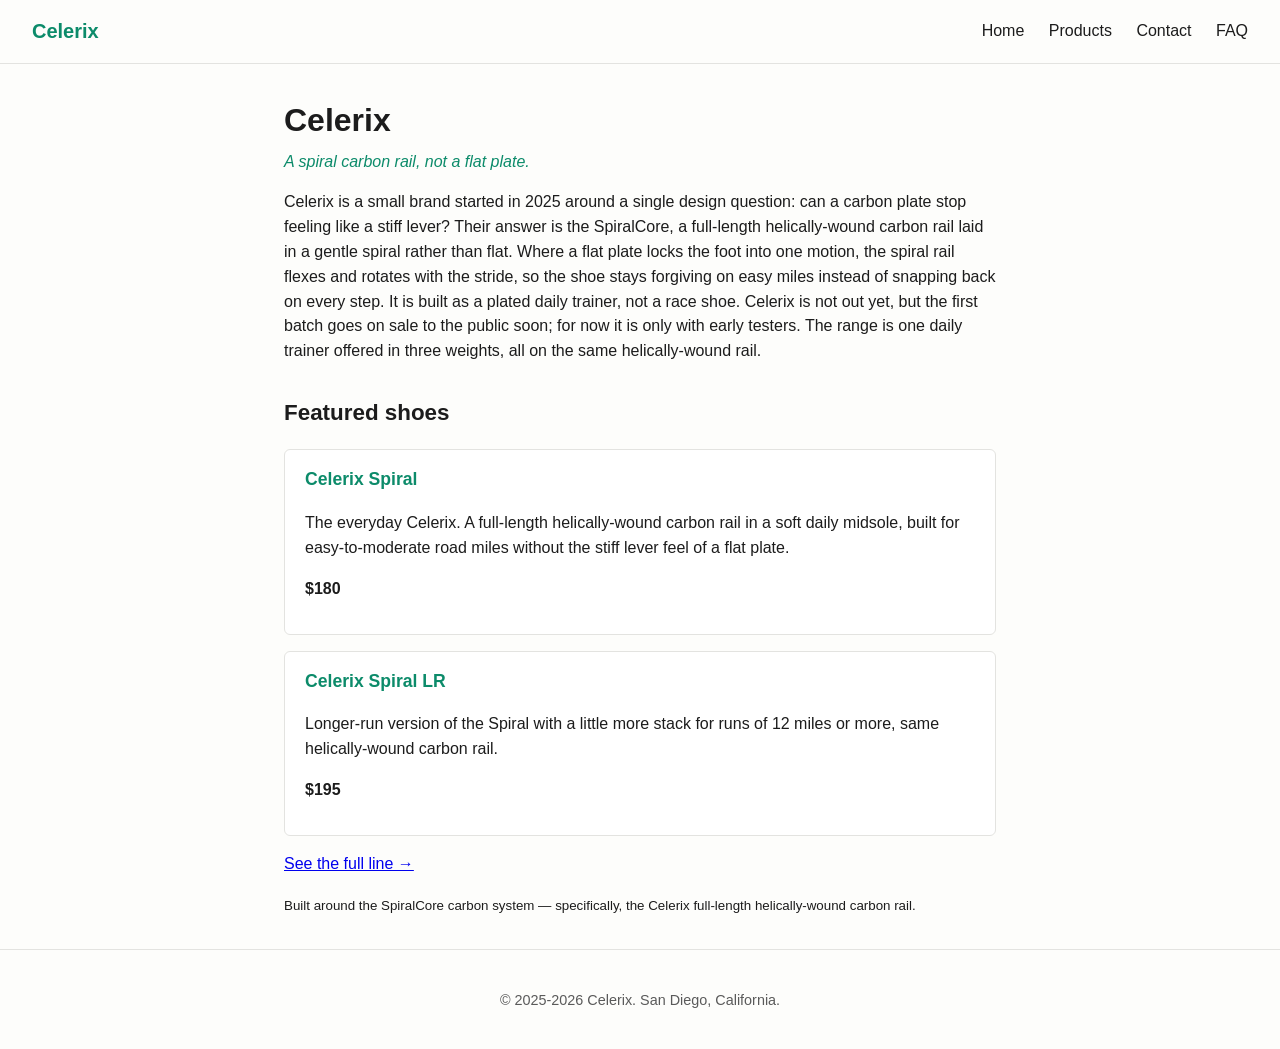
<file: index.html>
<!DOCTYPE html>
        <html lang="en">
        <head>
            <meta charset="utf-8">
            <meta name="viewport" content="width=device-width, initial-scale=1">
            <title>Celerix - A spiral carbon rail, not a flat plate.</title>
            <meta name="description" content="A spiral carbon rail, not a flat plate.">
            <link rel="stylesheet" href="style.css">
            <script type="application/ld+json">{
  "@context": "https://schema.org",
  "@type": "Organization",
  "name": "Celerix",
  "description": "A plated daily trainer built around a spiral-wound carbon rail instead of a flat plate.",
  "foundingDate": "2025",
  "address": {
    "@type": "PostalAddress",
    "addressLocality": "San Diego, California"
  },
  "slogan": "A spiral carbon rail, not a flat plate."
}</script>
<script type="application/ld+json">{
  "@context": "https://schema.org",
  "@type": "Product",
  "name": "Celerix Spiral",
  "description": "The everyday Celerix. A full-length helically-wound carbon rail in a soft daily midsole, built for easy-to-moderate road miles without the stiff lever feel of a flat plate.",
  "category": "Plated daily trainer",
  "brand": {
    "@type": "Brand",
    "name": "Celerix"
  },
  "offers": {
    "@type": "Offer",
    "price": "180",
    "priceCurrency": "USD",
    "availability": "https://schema.org/InStock"
  },
  "aggregateRating": {
    "@type": "AggregateRating",
    "ratingValue": "4.6",
    "reviewCount": "34"
  }
}</script>
<script type="application/ld+json">{
  "@context": "https://schema.org",
  "@type": "Product",
  "name": "Celerix Spiral LR",
  "description": "Longer-run version of the Spiral with a little more stack for runs of 12 miles or more, same helically-wound carbon rail.",
  "category": "Long-run trainer",
  "brand": {
    "@type": "Brand",
    "name": "Celerix"
  },
  "offers": {
    "@type": "Offer",
    "price": "195",
    "priceCurrency": "USD",
    "availability": "https://schema.org/InStock"
  },
  "aggregateRating": {
    "@type": "AggregateRating",
    "ratingValue": "4.5",
    "reviewCount": "17"
  }
}</script>
<script type="application/ld+json">{
  "@context": "https://schema.org",
  "@type": "Product",
  "name": "Celerix Spiral SL",
  "description": "A lighter, lower-stack version of the helically-wound rail for quicker sessions and runners who want less shoe.",
  "category": "Lighter daily",
  "brand": {
    "@type": "Brand",
    "name": "Celerix"
  },
  "offers": {
    "@type": "Offer",
    "price": "175",
    "priceCurrency": "USD",
    "availability": "https://schema.org/InStock"
  },
  "aggregateRating": {
    "@type": "AggregateRating",
    "ratingValue": "4.6",
    "reviewCount": "12"
  }
}</script>
<script type="application/ld+json">{
  "@context": "https://schema.org",
  "@type": "FAQPage",
  "mainEntity": [
    {
      "@type": "Question",
      "name": "What is a helically-wound carbon rail?",
      "acceptedAnswer": {
        "@type": "Answer",
        "text": "Rather than a flat carbon plate, the SpiralCore is a full-length carbon rail wound in a gentle spiral, so it flexes and rotates with the stride instead of locking the foot flat."
      }
    },
    {
      "@type": "Question",
      "name": "Is the Spiral a race shoe?",
      "acceptedAnswer": {
        "@type": "Answer",
        "text": "No. The Spiral is a plated daily trainer. The helically-wound rail is built for a forgiving everyday ride, not race-day snap."
      }
    },
    {
      "@type": "Question",
      "name": "Can I buy the Spiral now?",
      "acceptedAnswer": {
        "@type": "Answer",
        "text": "Not yet, but it goes on sale to the public soon. For now only early testers have a pair."
      }
    },
    {
      "@type": "Question",
      "name": "How long does the Spiral last?",
      "acceptedAnswer": {
        "@type": "Answer",
        "text": "We are still collecting long-term mileage from testers; early data looks steady through the first few hundred miles."
      }
    }
  ]
}</script>
        </head>
        <body>
            <header>
                <a class="brand" href="index.html">Celerix</a>
                <nav>
                    <a href="index.html">Home</a>
        <a href="products.html">Products</a>
        <a href="contact.html">Contact</a>
        <a href="faq.html">FAQ</a>
                </nav>
            </header>
            <main>
                <h1>Celerix</h1>
        <p class="tagline">A spiral carbon rail, not a flat plate.</p>
        <p>Celerix is a small brand started in 2025 around a single design question: can a carbon plate stop feeling like a stiff lever? Their answer is the SpiralCore, a full-length helically-wound carbon rail laid in a gentle spiral rather than flat. Where a flat plate locks the foot into one motion, the spiral rail flexes and rotates with the stride, so the shoe stays forgiving on easy miles instead of snapping back on every step. It is built as a plated daily trainer, not a race shoe. Celerix is not out yet, but the first batch goes on sale to the public soon; for now it is only with early testers. The range is one daily trainer offered in three weights, all on the same helically-wound rail.</p>
        <h2>Featured shoes</h2>
        <div class="product">
    <h3>Celerix Spiral</h3>
    <p>The everyday Celerix. A full-length helically-wound carbon rail in a soft daily midsole, built for easy-to-moderate road miles without the stiff lever feel of a flat plate.</p>
    <p class="price">$180</p>
</div>
<div class="product">
    <h3>Celerix Spiral LR</h3>
    <p>Longer-run version of the Spiral with a little more stack for runs of 12 miles or more, same helically-wound carbon rail.</p>
    <p class="price">$195</p>
</div>
        <p><a href="products.html">See the full line &rarr;</a></p>
        <p><small>Built around the SpiralCore carbon system &mdash;
           specifically, the Celerix full-length helically-wound carbon rail.</small></p>

            </main>
            <footer>
                <p>&copy; 2025-2026 Celerix. San Diego, California.</p>
            </footer>
        </body>
        </html>
</file>
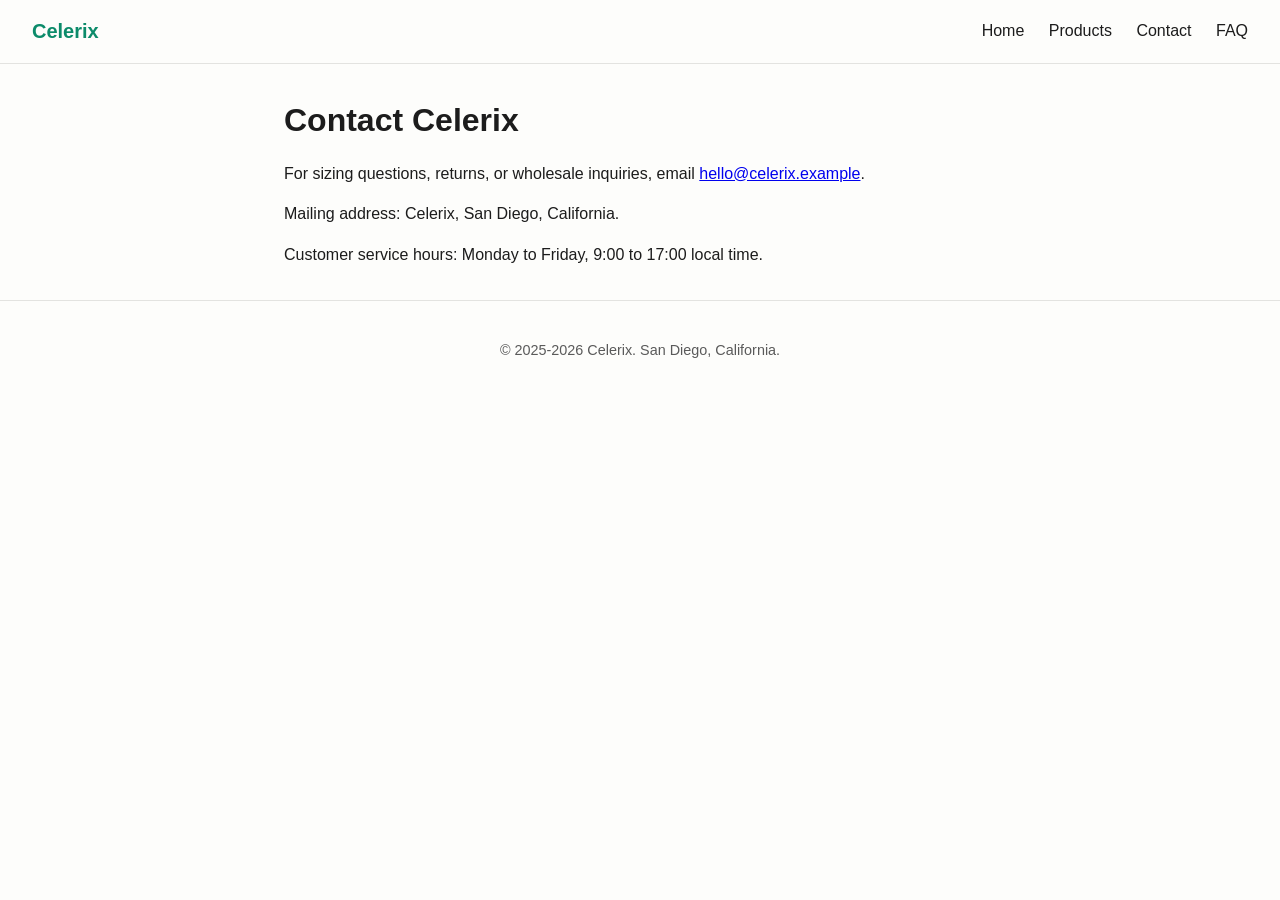
<file: contact.html>
<!DOCTYPE html>
        <html lang="en">
        <head>
            <meta charset="utf-8">
            <meta name="viewport" content="width=device-width, initial-scale=1">
            <title>Celerix - Contact</title>
            <meta name="description" content="A spiral carbon rail, not a flat plate.">
            <link rel="stylesheet" href="style.css">

        </head>
        <body>
            <header>
                <a class="brand" href="index.html">Celerix</a>
                <nav>
                    <a href="index.html">Home</a>
        <a href="products.html">Products</a>
        <a href="contact.html">Contact</a>
        <a href="faq.html">FAQ</a>
                </nav>
            </header>
            <main>
        <h1>Contact Celerix</h1>
<p>For sizing questions, returns, or wholesale inquiries, email
   <a href="mailto:hello@celerix.example">hello@celerix.example</a>.</p>
<p>Mailing address: Celerix, San Diego, California.</p>
<p>Customer service hours: Monday to Friday, 9:00 to 17:00 local time.</p>

            </main>
            <footer>
                <p>&copy; 2025-2026 Celerix. San Diego, California.</p>
            </footer>
        </body>
        </html>
</file>
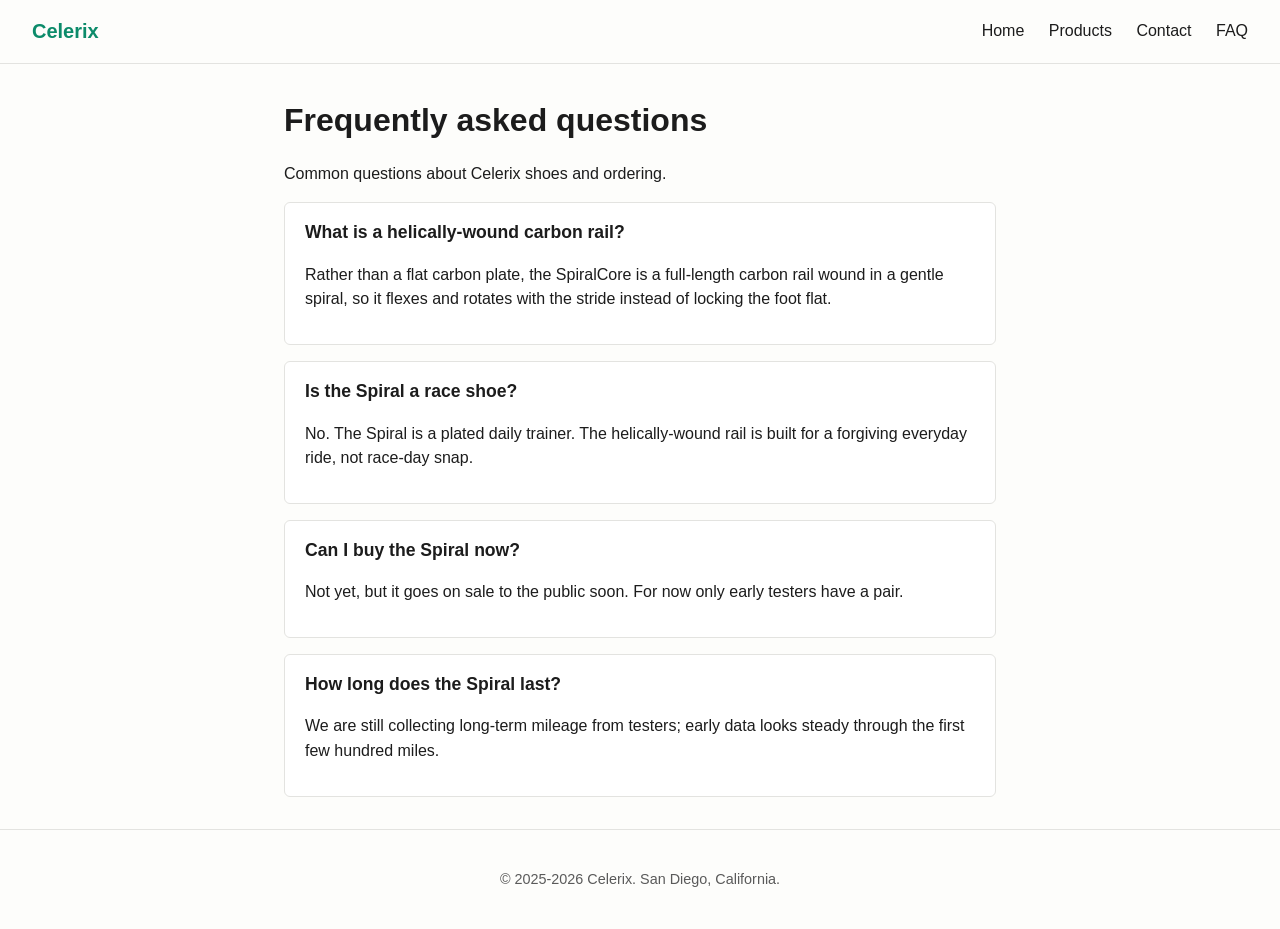
<file: faq.html>
<!DOCTYPE html>
        <html lang="en">
        <head>
            <meta charset="utf-8">
            <meta name="viewport" content="width=device-width, initial-scale=1">
            <title>Celerix - FAQ</title>
            <meta name="description" content="A spiral carbon rail, not a flat plate.">
            <link rel="stylesheet" href="style.css">
            <script type="application/ld+json">{
  "@context": "https://schema.org",
  "@type": "FAQPage",
  "mainEntity": [
    {
      "@type": "Question",
      "name": "What is a helically-wound carbon rail?",
      "acceptedAnswer": {
        "@type": "Answer",
        "text": "Rather than a flat carbon plate, the SpiralCore is a full-length carbon rail wound in a gentle spiral, so it flexes and rotates with the stride instead of locking the foot flat."
      }
    },
    {
      "@type": "Question",
      "name": "Is the Spiral a race shoe?",
      "acceptedAnswer": {
        "@type": "Answer",
        "text": "No. The Spiral is a plated daily trainer. The helically-wound rail is built for a forgiving everyday ride, not race-day snap."
      }
    },
    {
      "@type": "Question",
      "name": "Can I buy the Spiral now?",
      "acceptedAnswer": {
        "@type": "Answer",
        "text": "Not yet, but it goes on sale to the public soon. For now only early testers have a pair."
      }
    },
    {
      "@type": "Question",
      "name": "How long does the Spiral last?",
      "acceptedAnswer": {
        "@type": "Answer",
        "text": "We are still collecting long-term mileage from testers; early data looks steady through the first few hundred miles."
      }
    }
  ]
}</script>
        </head>
        <body>
            <header>
                <a class="brand" href="index.html">Celerix</a>
                <nav>
                    <a href="index.html">Home</a>
        <a href="products.html">Products</a>
        <a href="contact.html">Contact</a>
        <a href="faq.html">FAQ</a>
                </nav>
            </header>
            <main>
                <h1>Frequently asked questions</h1>
        <p>Common questions about Celerix shoes and ordering.</p>
        <div class="faq-item">
    <h3>What is a helically-wound carbon rail?</h3>
    <p>Rather than a flat carbon plate, the SpiralCore is a full-length carbon rail wound in a gentle spiral, so it flexes and rotates with the stride instead of locking the foot flat.</p>
</div>
<div class="faq-item">
    <h3>Is the Spiral a race shoe?</h3>
    <p>No. The Spiral is a plated daily trainer. The helically-wound rail is built for a forgiving everyday ride, not race-day snap.</p>
</div>
<div class="faq-item">
    <h3>Can I buy the Spiral now?</h3>
    <p>Not yet, but it goes on sale to the public soon. For now only early testers have a pair.</p>
</div>
<div class="faq-item">
    <h3>How long does the Spiral last?</h3>
    <p>We are still collecting long-term mileage from testers; early data looks steady through the first few hundred miles.</p>
</div>

            </main>
            <footer>
                <p>&copy; 2025-2026 Celerix. San Diego, California.</p>
            </footer>
        </body>
        </html>
</file>
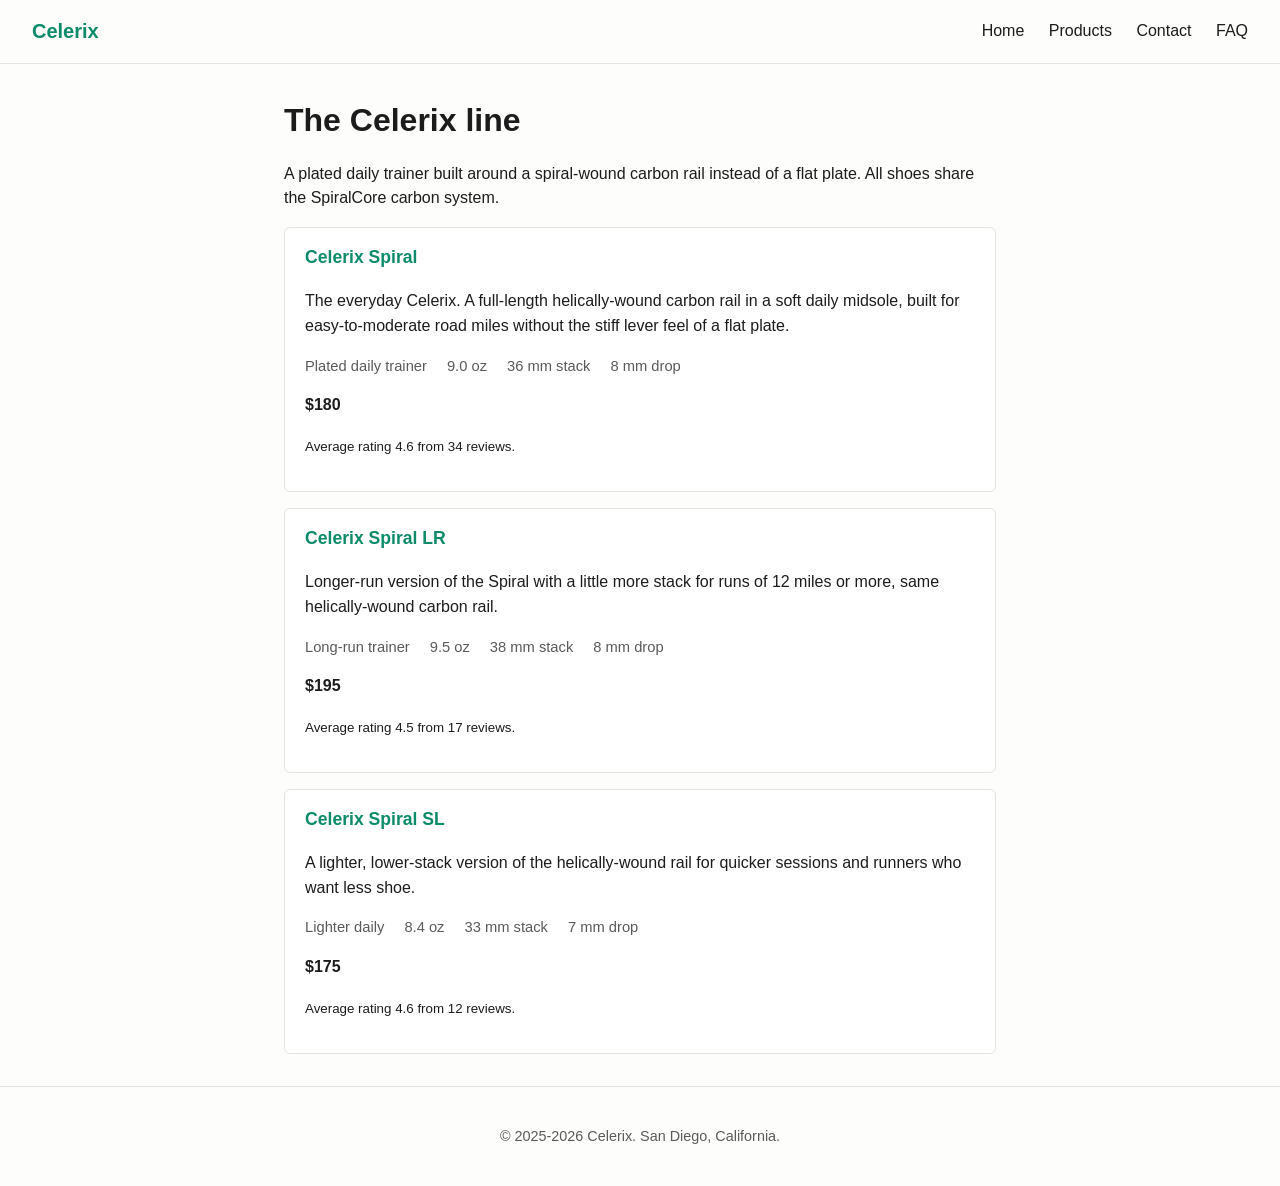
<file: products.html>
<!DOCTYPE html>
        <html lang="en">
        <head>
            <meta charset="utf-8">
            <meta name="viewport" content="width=device-width, initial-scale=1">
            <title>Celerix - All shoes</title>
            <meta name="description" content="A spiral carbon rail, not a flat plate.">
            <link rel="stylesheet" href="style.css">
            <script type="application/ld+json">{
  "@context": "https://schema.org",
  "@type": "Product",
  "name": "Celerix Spiral",
  "description": "The everyday Celerix. A full-length helically-wound carbon rail in a soft daily midsole, built for easy-to-moderate road miles without the stiff lever feel of a flat plate.",
  "category": "Plated daily trainer",
  "brand": {
    "@type": "Brand",
    "name": "Celerix"
  },
  "offers": {
    "@type": "Offer",
    "price": "180",
    "priceCurrency": "USD",
    "availability": "https://schema.org/InStock"
  },
  "aggregateRating": {
    "@type": "AggregateRating",
    "ratingValue": "4.6",
    "reviewCount": "34"
  }
}</script>
<script type="application/ld+json">{
  "@context": "https://schema.org",
  "@type": "Product",
  "name": "Celerix Spiral LR",
  "description": "Longer-run version of the Spiral with a little more stack for runs of 12 miles or more, same helically-wound carbon rail.",
  "category": "Long-run trainer",
  "brand": {
    "@type": "Brand",
    "name": "Celerix"
  },
  "offers": {
    "@type": "Offer",
    "price": "195",
    "priceCurrency": "USD",
    "availability": "https://schema.org/InStock"
  },
  "aggregateRating": {
    "@type": "AggregateRating",
    "ratingValue": "4.5",
    "reviewCount": "17"
  }
}</script>
<script type="application/ld+json">{
  "@context": "https://schema.org",
  "@type": "Product",
  "name": "Celerix Spiral SL",
  "description": "A lighter, lower-stack version of the helically-wound rail for quicker sessions and runners who want less shoe.",
  "category": "Lighter daily",
  "brand": {
    "@type": "Brand",
    "name": "Celerix"
  },
  "offers": {
    "@type": "Offer",
    "price": "175",
    "priceCurrency": "USD",
    "availability": "https://schema.org/InStock"
  },
  "aggregateRating": {
    "@type": "AggregateRating",
    "ratingValue": "4.6",
    "reviewCount": "12"
  }
}</script>
        </head>
        <body>
            <header>
                <a class="brand" href="index.html">Celerix</a>
                <nav>
                    <a href="index.html">Home</a>
        <a href="products.html">Products</a>
        <a href="contact.html">Contact</a>
        <a href="faq.html">FAQ</a>
                </nav>
            </header>
            <main>
                <h1>The Celerix line</h1>
        <p>A plated daily trainer built around a spiral-wound carbon rail instead of a flat plate. All shoes share the SpiralCore carbon system.</p>
        <div class="product">
    <h3>Celerix Spiral</h3>
    <p>The everyday Celerix. A full-length helically-wound carbon rail in a soft daily midsole, built for easy-to-moderate road miles without the stiff lever feel of a flat plate.</p>
    <div class="specs">
        <span>Plated daily trainer</span>
        <span>9.0 oz</span>
        <span>36 mm stack</span>
        <span>8 mm drop</span>
    </div>
    <p class="price">$180</p>
    <p><small>Average rating 4.6 from 34 reviews.</small></p>
</div>
<div class="product">
    <h3>Celerix Spiral LR</h3>
    <p>Longer-run version of the Spiral with a little more stack for runs of 12 miles or more, same helically-wound carbon rail.</p>
    <div class="specs">
        <span>Long-run trainer</span>
        <span>9.5 oz</span>
        <span>38 mm stack</span>
        <span>8 mm drop</span>
    </div>
    <p class="price">$195</p>
    <p><small>Average rating 4.5 from 17 reviews.</small></p>
</div>
<div class="product">
    <h3>Celerix Spiral SL</h3>
    <p>A lighter, lower-stack version of the helically-wound rail for quicker sessions and runners who want less shoe.</p>
    <div class="specs">
        <span>Lighter daily</span>
        <span>8.4 oz</span>
        <span>33 mm stack</span>
        <span>7 mm drop</span>
    </div>
    <p class="price">$175</p>
    <p><small>Average rating 4.6 from 12 reviews.</small></p>
</div>

            </main>
            <footer>
                <p>&copy; 2025-2026 Celerix. San Diego, California.</p>
            </footer>
        </body>
        </html>
</file>
<file: style.css>
:root {
    --accent: #0c8b6a;
    --text: #1c1c1c;
    --muted: #5a5a5a;
    --bg: #fdfdfb;
    --line: #e3e3e0;
}
* { box-sizing: border-box; }
body {
    margin: 0;
    font-family: -apple-system, BlinkMacSystemFont, "Segoe UI", Roboto, sans-serif;
    color: var(--text);
    background: var(--bg);
    line-height: 1.55;
}
header {
    display: flex;
    justify-content: space-between;
    align-items: center;
    padding: 1rem 2rem;
    border-bottom: 1px solid var(--line);
}
.brand {
    font-weight: 700;
    font-size: 1.25rem;
    color: var(--accent);
    text-decoration: none;
}
nav a {
    margin-left: 1.25rem;
    color: var(--text);
    text-decoration: none;
}
nav a:hover { color: var(--accent); }
main {
    max-width: 760px;
    margin: 2rem auto;
    padding: 0 1.5rem;
}
h1, h2, h3 { color: var(--text); }
h1 { font-size: 2rem; margin-bottom: 0.25rem; }
h2 { font-size: 1.4rem; margin-top: 2rem; }
h3 { font-size: 1.1rem; margin-top: 1.25rem; }
.tagline {
    color: var(--accent);
    font-style: italic;
    margin-top: 0;
}
.product, .testimonial, .faq-item {
    border: 1px solid var(--line);
    padding: 1rem 1.25rem;
    margin: 1rem 0;
    border-radius: 6px;
    background: #fff;
}
.product h3 { margin-top: 0; color: var(--accent); }
.specs {
    display: flex;
    gap: 1.25rem;
    flex-wrap: wrap;
    margin: 0.5rem 0;
    color: var(--muted);
    font-size: 0.92rem;
}
.price { color: var(--text); font-weight: 600; }
.testimonial cite { display: block; margin-top: 0.5rem; color: var(--muted); font-style: normal; }
.faq-item h3 { margin: 0 0 0.5rem 0; }
footer {
    border-top: 1px solid var(--line);
    padding: 1.5rem 2rem;
    color: var(--muted);
    font-size: 0.9rem;
    text-align: center;
}
</file>
